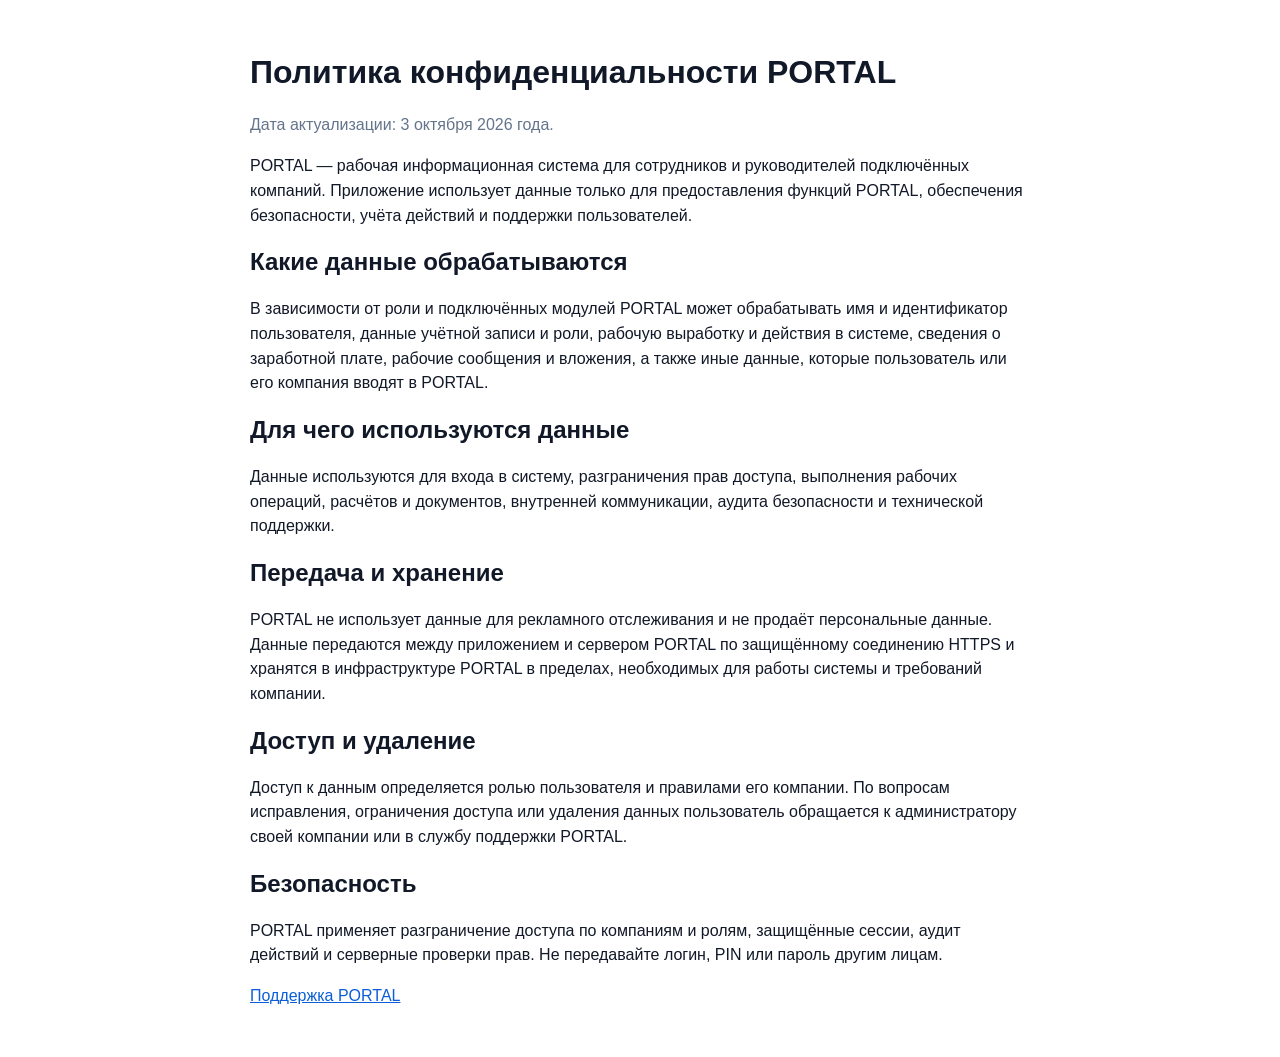
<file: android_src/app/src/main/assets/privacy.html>
<!doctype html>
<html lang="ru">
<head>
<meta charset="utf-8">
<meta name="viewport" content="width=device-width,initial-scale=1">
<title>PORTAL — Политика конфиденциальности</title>
<style>body{font-family:-apple-system,BlinkMacSystemFont,"Segoe UI",sans-serif;max-width:780px;margin:0 auto;padding:32px 20px;line-height:1.55;color:#111827}h1,h2{line-height:1.2}a{color:#0b5ed7}.muted{color:#64748b}</style>
</head>
<body>
<h1>Политика конфиденциальности PORTAL</h1>
<p class="muted">Дата актуализации: 3 октября 2026 года.</p>
<p>PORTAL — рабочая информационная система для сотрудников и руководителей подключённых компаний. Приложение использует данные только для предоставления функций PORTAL, обеспечения безопасности, учёта действий и поддержки пользователей.</p>
<h2>Какие данные обрабатываются</h2>
<p>В зависимости от роли и подключённых модулей PORTAL может обрабатывать имя и идентификатор пользователя, данные учётной записи и роли, рабочую выработку и действия в системе, сведения о заработной плате, рабочие сообщения и вложения, а также иные данные, которые пользователь или его компания вводят в PORTAL.</p>
<h2>Для чего используются данные</h2>
<p>Данные используются для входа в систему, разграничения прав доступа, выполнения рабочих операций, расчётов и документов, внутренней коммуникации, аудита безопасности и технической поддержки.</p>
<h2>Передача и хранение</h2>
<p>PORTAL не использует данные для рекламного отслеживания и не продаёт персональные данные. Данные передаются между приложением и сервером PORTAL по защищённому соединению HTTPS и хранятся в инфраструктуре PORTAL в пределах, необходимых для работы системы и требований компании.</p>
<h2>Доступ и удаление</h2>
<p>Доступ к данным определяется ролью пользователя и правилами его компании. По вопросам исправления, ограничения доступа или удаления данных пользователь обращается к администратору своей компании или в службу поддержки PORTAL.</p>
<h2>Безопасность</h2>
<p>PORTAL применяет разграничение доступа по компаниям и ролям, защищённые сессии, аудит действий и серверные проверки прав. Не передавайте логин, PIN или пароль другим лицам.</p>
<p><a href="support.html">Поддержка PORTAL</a></p>
</body>
</html>
</file>
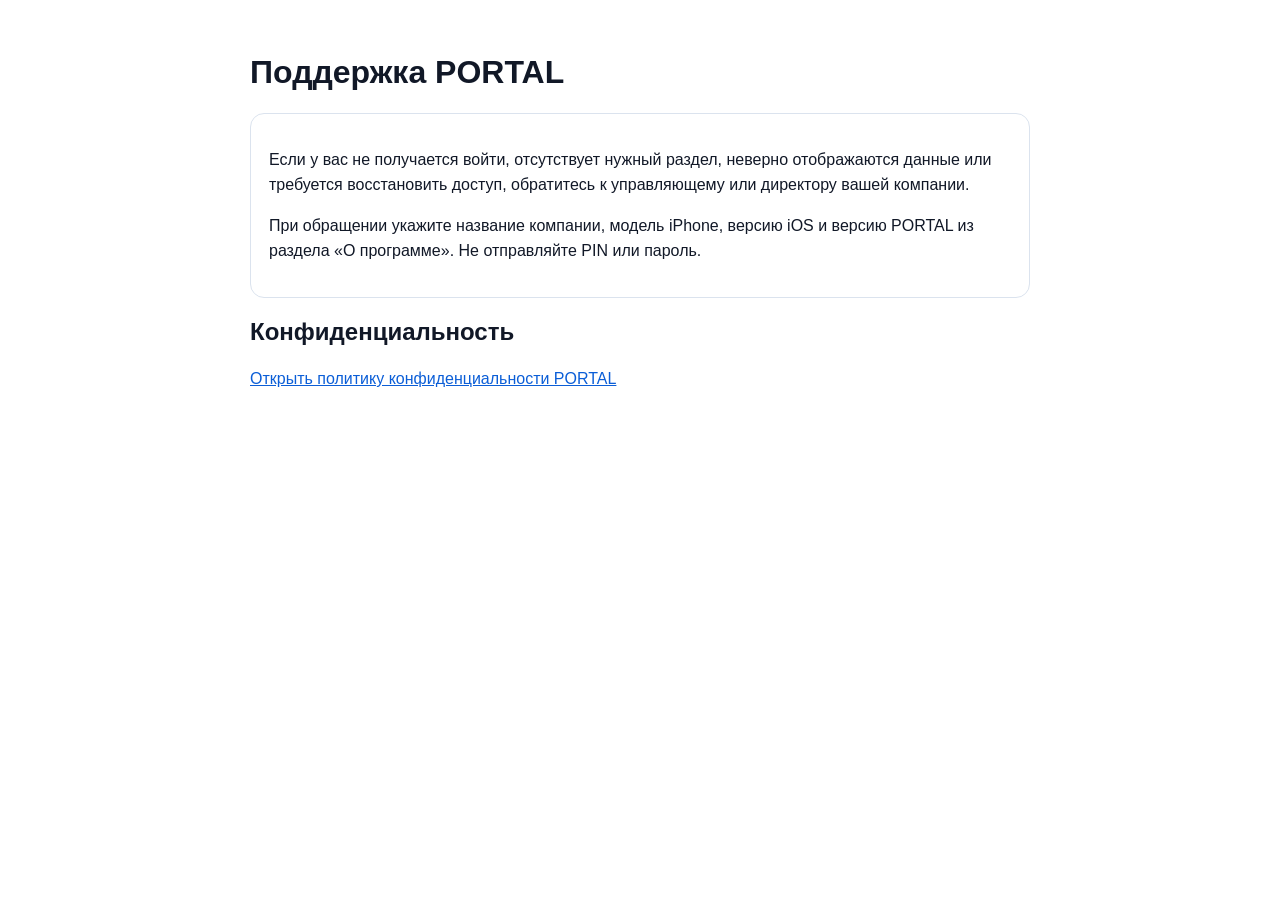
<file: android_src/app/src/main/assets/support.html>
<!doctype html>
<html lang="ru">
<head>
<meta charset="utf-8">
<meta name="viewport" content="width=device-width,initial-scale=1">
<title>PORTAL — Поддержка</title>
<style>body{font-family:-apple-system,BlinkMacSystemFont,"Segoe UI",sans-serif;max-width:780px;margin:0 auto;padding:32px 20px;line-height:1.55;color:#111827}h1,h2{line-height:1.2}a{color:#0b5ed7}.card{padding:18px;border:1px solid #dbe3ee;border-radius:14px}</style>
</head>
<body>
<h1>Поддержка PORTAL</h1>
<div class="card">
<p>Если у вас не получается войти, отсутствует нужный раздел, неверно отображаются данные или требуется восстановить доступ, обратитесь к управляющему или директору вашей компании.</p>
<p>При обращении укажите название компании, модель iPhone, версию iOS и версию PORTAL из раздела «О программе». Не отправляйте PIN или пароль.</p>
</div>
<h2>Конфиденциальность</h2>
<p><a href="privacy.html">Открыть политику конфиденциальности PORTAL</a></p>
</body>
</html>
</file>
